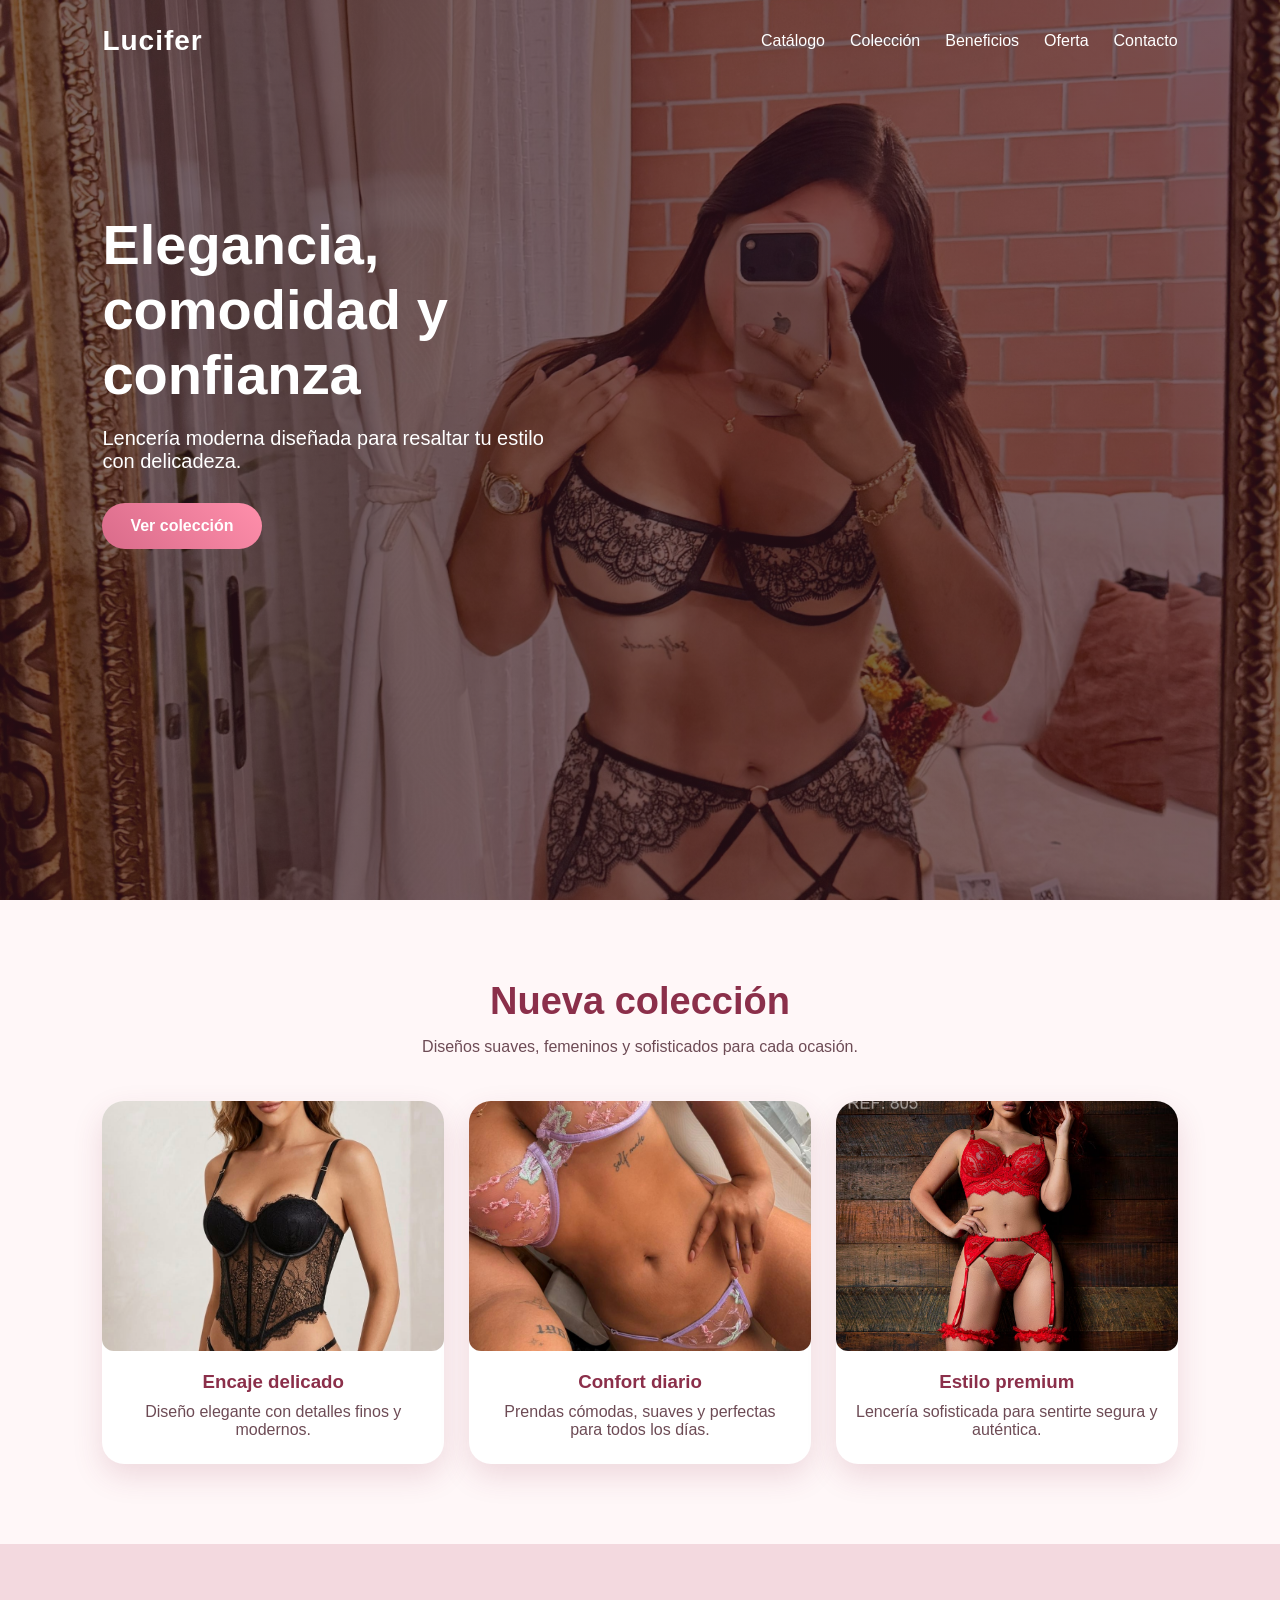
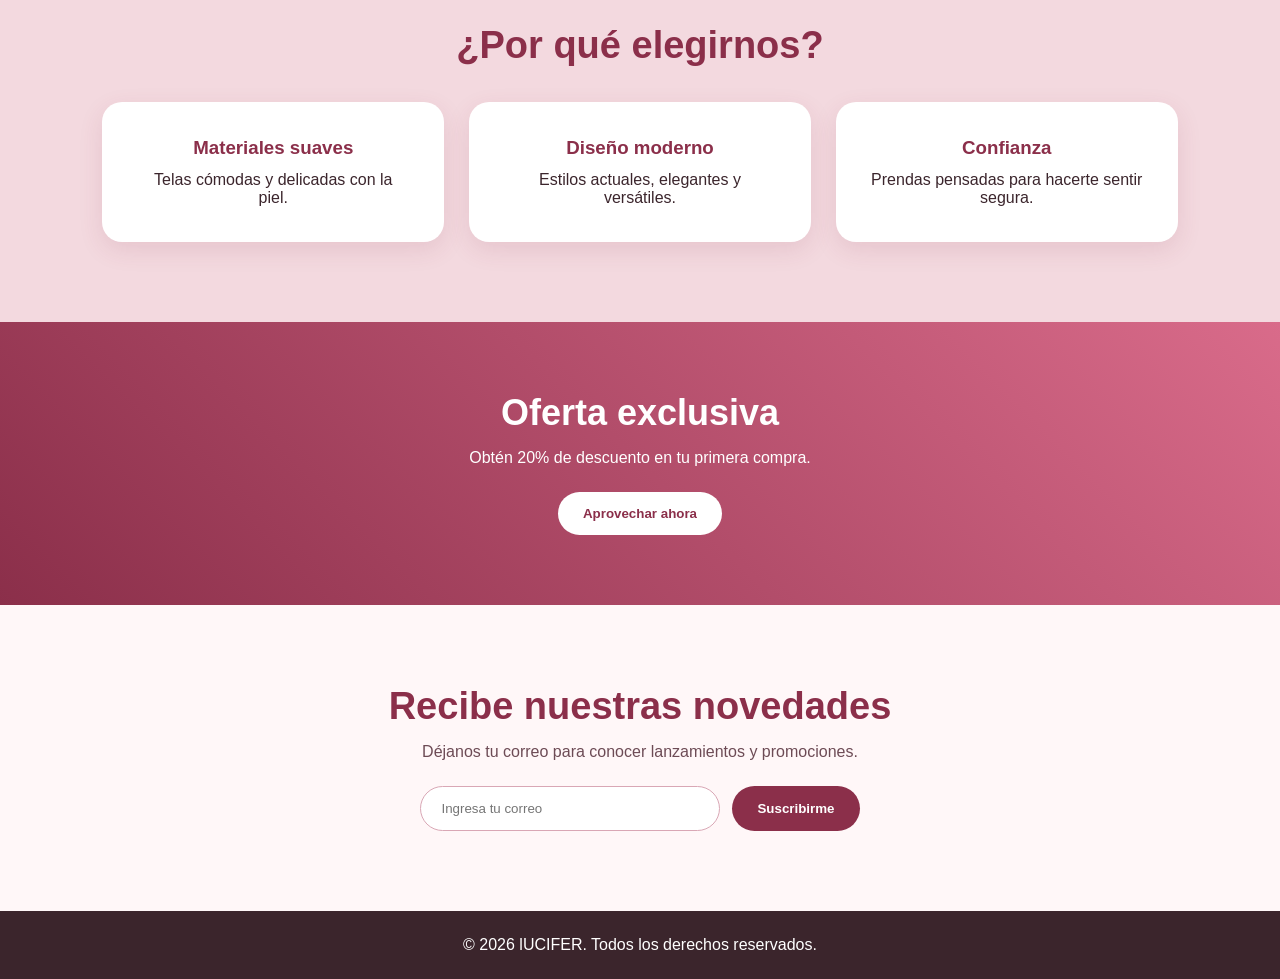
<file: landing-campana/index.html>
<!DOCTYPE html>
<html lang="es">
<head>
  <meta charset="UTF-8" />
  <meta name="viewport" content="width=device-width, initial-scale=1.0" />
  <title>Lucifer | Lencería Moderna</title>
  <link rel="stylesheet" href="css/estilos.css" />
</head>
<body>

  <header class="hero">
    <nav class="navbar">
      <h2 class="logo">Lucifer</h2>

      <ul>
        <li><a href="/vistas/catalogo.html">Catálogo</a></li>
        <li><a href="#coleccion">Colección</a></li>
        <li><a href="#beneficios">Beneficios</a></li>
        <li><a href="#oferta">Oferta</a></li>
        <li><a href="#contacto">Contacto</a></li>
      </ul>
    </nav>

    <section class="hero-content">
      <h1>Elegancia, comodidad y confianza</h1>
      <p>Lencería moderna diseñada para resaltar tu estilo con delicadeza.</p>
      <a href="#coleccion" class="btn">Ver colección</a>
    </section>
  </header>

  <main>
    <section id="coleccion" class="section fade-in">
      <h2>Nueva colección</h2>
      <p class="intro">Diseños suaves, femeninos y sofisticados para cada ocasión.</p>

      <div class="cards">
        <article class="card">
          <div class="img img1"></div>
          <h3>Encaje delicado</h3>
          <p>Diseño elegante con detalles finos y modernos.</p>
        </article>

        <article class="card">
          <div class="img img2"></div>
          <h3>Confort diario</h3>
          <p>Prendas cómodas, suaves y perfectas para todos los días.</p>
        </article>

        <article class="card">
          <div class="img img3"></div>
          <h3>Estilo premium</h3>
          <p>Lencería sofisticada para sentirte segura y auténtica.</p>
        </article>
      </div>
    </section>

    <section id="beneficios" class="benefits fade-in">
      <h2>¿Por qué elegirnos?</h2>

      <div class="benefit-grid">
        <div>
          <h3>Materiales suaves</h3>
          <p>Telas cómodas y delicadas con la piel.</p>
        </div>

        <div>
          <h3>Diseño moderno</h3>
          <p>Estilos actuales, elegantes y versátiles.</p>
        </div>

        <div>
          <h3>Confianza</h3>
          <p>Prendas pensadas para hacerte sentir segura.</p>
        </div>
      </div>
    </section>

    <section id="oferta" class="oferta fade-in">
      <h2>Oferta exclusiva</h2>
      <p>Obtén 20% de descuento en tu primera compra.</p>
      <button onclick="comprar()">Aprovechar ahora</button>
    </section>

    <section id="contacto" class="contact fade-in">
      <h2>Recibe nuestras novedades</h2>
      <p>Déjanos tu correo para conocer lanzamientos y promociones.</p>

      <form>
        <input type="email" placeholder="Ingresa tu correo" required />
        <button type="submit">Suscribirme</button>
      </form>
    </section>
  </main>

  <footer>
    <p>&copy; 2026 lUCIFER. Todos los derechos reservados.</p>
  </footer>

  <script src="js/script.js"></script>
</body>
</html>
</file>
<file: landing-campana/css/estilos.css>
* {
  margin: 0;
  padding: 0;
  box-sizing: border-box;
}

body {
  font-family: 'Segoe UI', sans-serif;
  background-color: #fff7f8;
  color: #3b252c;
}

.hero {
  min-height: 100vh;
  background: linear-gradient(rgba(48, 18, 28, 0.65), rgba(48, 18, 28, 0.65)),
    url("/landing-campana/img/lenceria-hero.jpg.jpeg");
  background-size: cover;
  background-position: center;
  color: white;
}

.navbar {
  display: flex;
  justify-content: space-between;
  align-items: center;
  padding: 25px 8%;
}

.logo {
  font-size: 28px;
  letter-spacing: 1px;
}

.navbar ul {
  list-style: none;
  display: flex;
  gap: 25px;
}

.navbar a {
  color: white;
  text-decoration: none;
  font-weight: 500;
}

.navbar a:hover {
  color: #f8c8d0;
}

.hero-content {
  max-width: 650px;
  padding: 130px 8%;
  animation: fadeHero 1.5s ease;
}

.hero-content h1 {
  font-size: 56px;
  margin-bottom: 20px;
}

.hero-content p {
  font-size: 20px;
  margin-bottom: 30px;
}

@keyframes fadeHero {
  from {
    opacity: 0;
    transform: translateY(40px);
  }

  to {
    opacity: 1;
    transform: translateY(0);
  }
}

.btn {
  display: inline-block;
  background: linear-gradient(45deg, #d96b8a, #ff8fab);
  color: white;
  padding: 14px 28px;
  border-radius: 30px;
  text-decoration: none;
  font-weight: bold;
  transition: 0.3s;
}

.btn:hover {
  transform: scale(1.05);
  box-shadow: 0 8px 20px rgba(217, 107, 138, 0.4);
}

.section {
  padding: 80px 8%;
  text-align: center;
}

.section h2,
.benefits h2,
.contact h2 {
  font-size: 38px;
  margin-bottom: 15px;
  color: #8b2f4a;
}

.intro {
  margin-bottom: 45px;
  color: #6d4b55;
}

.cards {
  display: grid;
  grid-template-columns: repeat(3, 1fr);
  gap: 25px;
}

.card {
  background-color: white;
  border-radius: 22px;
  overflow: hidden;
  box-shadow: 0 12px 30px rgba(139, 47, 74, 0.15);
  transition: 0.3s;
}

.card:hover {
  transform: translateY(-8px);
}

.img {
  height: 260px;
  background-size: cover;
  background-position: center;
}

.img1 {
  background-image: url("/IMG/coleccion1.jpg.jpeg");
}

.img2 {
  background-image: url("/IMG/coleccion2.jpg.jpeg");
}

.img3 {
  background-image: url("/IMG/coleccion3.jpg.jpeg");
}

.card h3 {
  margin: 20px 0 10px;
  color: #8b2f4a;
}

.card p {
  padding: 0 20px 25px;
  color: #6d4b55;
}

.benefits {
  background-color: #f3d9df;
  padding: 80px 8%;
  text-align: center;
}

.benefit-grid {
  display: grid;
  grid-template-columns: repeat(3, 1fr);
  gap: 25px;
  margin-top: 35px;
}

.benefit-grid div {
  background-color: white;
  padding: 35px;
  border-radius: 20px;
  box-shadow: 0 8px 25px rgba(139, 47, 74, 0.12);
}

.benefit-grid h3 {
  color: #8b2f4a;
  margin-bottom: 12px;
}

.oferta {
  background: linear-gradient(45deg, #8b2f4a, #d96b8a);
  color: white;
  text-align: center;
  padding: 70px 20px;
}

.oferta h2 {
  font-size: 36px;
  margin-bottom: 15px;
}

.oferta p {
  margin-bottom: 25px;
}

.oferta button {
  background-color: white;
  color: #8b2f4a;
  padding: 14px 25px;
  border-radius: 30px;
  border: none;
  font-weight: bold;
  cursor: pointer;
}

.oferta button:hover {
  background-color: #f8c8d0;
}

.contact {
  padding: 80px 8%;
  text-align: center;
}

.contact p {
  margin-bottom: 25px;
  color: #6d4b55;
}

form {
  display: flex;
  justify-content: center;
  gap: 12px;
  flex-wrap: wrap;
}

input {
  padding: 14px 20px;
  width: 300px;
  border: 1px solid #d9a7b5;
  border-radius: 30px;
  outline: none;
}

button {
  background-color: #8b2f4a;
  color: white;
  border: none;
  padding: 14px 25px;
  border-radius: 30px;
  cursor: pointer;
  font-weight: bold;
}

button:hover {
  background-color: #6f233a;
}

footer {
  background-color: #3b252c;
  color: white;
  text-align: center;
  padding: 25px;
}

.fade-in {
  opacity: 0;
  transform: translateY(30px);
  transition: all 0.8s ease;
}

.visible {
  opacity: 1;
  transform: translateY(0);
}

@media (max-width: 768px) {
  .navbar {
    flex-direction: column;
    gap: 20px;
  }

  .navbar ul {
    flex-direction: column;
    text-align: center;
  }

  .hero-content {
    padding: 100px 8%;
    text-align: center;
  }

  .hero-content h1 {
    font-size: 38px;
  }

  .cards,
  .benefit-grid {
    grid-template-columns: 1fr;
  }

  input {
    width: 100%;
  }
}

/* Contenedor general de imagen */
.img {
  width: 100%;
  height: 250px;
  border-radius: 12px;
  background-size: cover;
  background-position: center;
  background-repeat: no-repeat;
  margin-bottom: 15px;
  transition: transform 0.3s ease, box-shadow 0.3s ease;
}

/* Efecto hover opcional */
.card:hover .img {
  transform: scale(1.05);
  box-shadow: 0 10px 20px rgba(0,0,0,0.2);
}

/* Imágenes individuales (RUTAS VACÍAS) */
.img1 {
  background-image: url("/landing-campana/img/coleccion1.jpg.jpeg");
}

.img2 {
  background-image: url("/landing-campana/img/coleccion2.jpg.jpeg");
}

.img3 {
  background-image: url("/landing-campana/img/coleccion3.jpg.jpeg");
}
</file>
